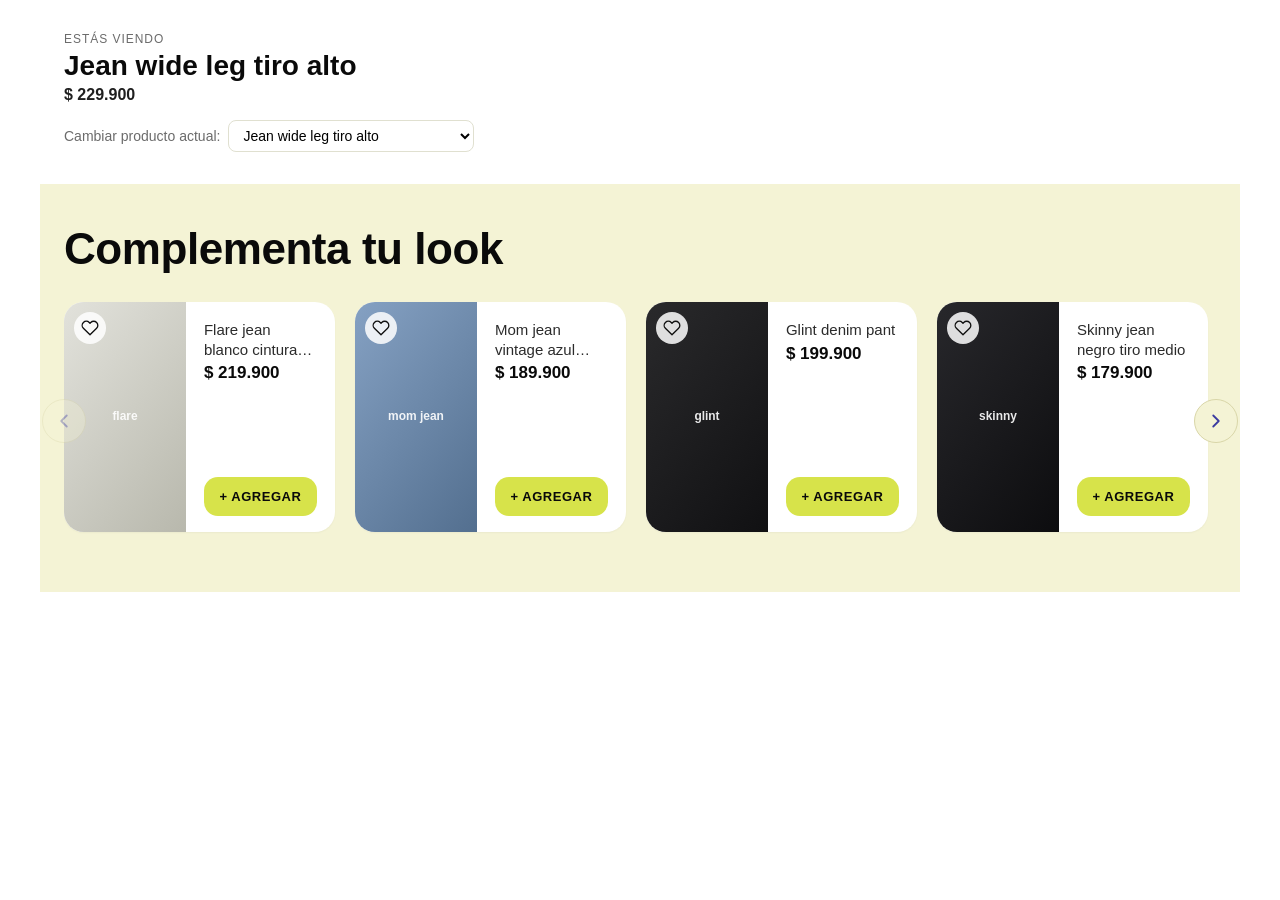
<file: index.html>
<!DOCTYPE html>
<html lang="es">
<head>
  <meta charset="UTF-8" />
  <meta name="viewport" content="width=device-width, initial-scale=1.0" />
  <title>LAL Jeans — Complementa tu look</title>
  <link rel="stylesheet" href="complementa-look.css" />
</head>
<body>
  <main class="page">
    <!-- Demo: simula la página de producto actual -->
    <section class="current-product" aria-label="Producto actual">
      <div class="current-product__info">
        <p class="current-product__eyebrow">Estás viendo</p>
        <h1 class="current-product__title" id="currentProductTitle">Jean wide leg tiro alto</h1>
        <p class="current-product__price" id="currentProductPrice">$229.900</p>
        <label class="current-product__switcher">
          Cambiar producto actual:
          <select id="currentProductSelect"></select>
        </label>
      </div>
    </section>

    <!-- Sección Complementa tu look -->
    <section
      class="complementa"
      aria-labelledby="complementaTitle"
      data-current-product-id=""
    >
      <div class="complementa__inner">
        <h2 id="complementaTitle" class="complementa__title">Complementa tu look</h2>

        <div class="complementa__carousel">
          <button
            class="complementa__nav complementa__nav--prev"
            type="button"
            aria-label="Ver productos anteriores"
          >
            <svg viewBox="0 0 24 24" aria-hidden="true">
              <path d="M15 6l-6 6 6 6" fill="none" stroke="currentColor" stroke-width="2" stroke-linecap="round" stroke-linejoin="round"/>
            </svg>
          </button>

          <ul class="complementa__track" id="complementaTrack" role="list">
            <!-- cards se inyectan con JS -->
          </ul>

          <button
            class="complementa__nav complementa__nav--next"
            type="button"
            aria-label="Ver más productos"
          >
            <svg viewBox="0 0 24 24" aria-hidden="true">
              <path d="M9 6l6 6-6 6" fill="none" stroke="currentColor" stroke-width="2" stroke-linecap="round" stroke-linejoin="round"/>
            </svg>
          </button>
        </div>
      </div>
    </section>
  </main>

  <script src="complementa-look.js"></script>
</body>
</html>
</file>
<file: complementa-look.css>
/* =========================================================
   LAL Jeans — Complementa tu look
   Tokens de marca
   ========================================================= */
:root {
  --lal-bg: #f4f3d5;          /* crema de fondo */
  --lal-surface: #ffffff;     /* tarjetas */
  --lal-ink: #0a0a0a;         /* titulares */
  --lal-text: #1f1f1f;
  --lal-muted: #6b6b6b;
  --lal-accent: #d7e34a;      /* lima/amarillo CTA */
  --lal-accent-hover: #c7d43a;
  --lal-nav: #3b3ba0;         /* flechas moradas */
  --lal-nav-ink: #3b3ba0;
  --lal-radius-card: 20px;
  --lal-radius-btn: 14px;
  --lal-shadow: 0 1px 2px rgba(0, 0, 0, 0.04);
  --lal-font: "Inter", "Helvetica Neue", Arial, sans-serif;
}

* { box-sizing: border-box; }

body {
  margin: 0;
  font-family: var(--lal-font);
  color: var(--lal-text);
  background: #fff;
}

.page { max-width: 1200px; margin: 0 auto; }

/* --- Demo del producto actual (sólo para pruebas) --- */
.current-product {
  padding: 32px 24px 8px;
}
.current-product__eyebrow {
  margin: 0 0 4px;
  font-size: 12px;
  letter-spacing: 0.08em;
  text-transform: uppercase;
  color: var(--lal-muted);
}
.current-product__title {
  margin: 0 0 4px;
  font-size: 28px;
  font-weight: 800;
  color: var(--lal-ink);
}
.current-product__price {
  margin: 0 0 16px;
  font-weight: 700;
}
.current-product__switcher {
  display: inline-flex;
  gap: 8px;
  align-items: center;
  font-size: 14px;
  color: var(--lal-muted);
}
.current-product__switcher select {
  padding: 6px 10px;
  border: 1px solid #e0e0d0;
  border-radius: 8px;
  background: #fff;
  font: inherit;
}

/* =========================================================
   Sección Complementa tu look
   ========================================================= */
.complementa {
  background: var(--lal-bg);
  padding: 40px 0 48px;
  margin-top: 24px;
}
.complementa__inner {
  max-width: 1200px;
  margin: 0 auto;
  padding: 0 24px;
  position: relative;
}
.complementa__title {
  margin: 0 0 24px;
  font-size: clamp(28px, 4vw, 44px);
  font-weight: 900;
  letter-spacing: -0.01em;
  color: var(--lal-ink);
}

/* Carrusel */
.complementa__carousel {
  position: relative;
}
.complementa__track {
  list-style: none;
  margin: 0;
  padding: 4px 4px 12px;
  display: flex;
  gap: 20px;
  overflow-x: auto;
  scroll-snap-type: x mandatory;
  scroll-behavior: smooth;
  scrollbar-width: none;
}
.complementa__track::-webkit-scrollbar { display: none; }

.card {
  flex: 0 0 calc(100% - 40px);
}
@media (min-width: 700px) {
  .card { flex: 0 0 calc((100% - 20px) / 2); }
}
@media (min-width: 1024px) {
  .card { flex: 0 0 calc((100% - 60px) / 4); }
}

/* Flechas */
.complementa__nav {
  position: absolute;
  top: 50%;
  transform: translateY(-50%);
  width: 44px;
  height: 44px;
  border-radius: 50%;
  border: 1px solid #d9d6a8;
  background: var(--lal-bg);
  color: var(--lal-nav-ink);
  display: grid;
  place-items: center;
  cursor: pointer;
  z-index: 2;
  transition: transform 0.15s ease, background 0.15s ease, opacity 0.2s ease;
}
.complementa__nav svg { width: 22px; height: 22px; }
.complementa__nav:hover { background: #fff; transform: translateY(-50%) scale(1.05); }
.complementa__nav:disabled { opacity: 0.35; cursor: not-allowed; }
.complementa__nav--prev { left: -8px; }
.complementa__nav--next { right: -8px; }
@media (min-width: 1024px) {
  .complementa__nav--prev { left: -22px; }
  .complementa__nav--next { right: -22px; }
}

/* =========================================================
   Tarjeta de producto
   ========================================================= */
.card {
  scroll-snap-align: start;
  background: var(--lal-surface);
  border-radius: var(--lal-radius-card);
  overflow: hidden;
  display: grid;
  grid-template-columns: 45% 1fr;
  min-height: 230px;
  box-shadow: var(--lal-shadow);
  min-width: 0;
}
.card__media {
  position: relative;
  background: #eee;
  overflow: hidden;
}
.card__img {
  width: 100%;
  height: 100%;
  object-fit: cover;
  display: block;
  transition: transform 0.4s ease;
}
.card:hover .card__img { transform: scale(1.03); }

.card__fav {
  position: absolute;
  top: 10px;
  left: 10px;
  width: 32px;
  height: 32px;
  border-radius: 50%;
  border: none;
  background: rgba(255, 255, 255, 0.85);
  display: grid;
  place-items: center;
  cursor: pointer;
  transition: background 0.15s ease;
}
.card__fav:hover { background: #fff; }
.card__fav svg { width: 18px; height: 18px; color: #111; }
.card__fav[aria-pressed="true"] svg { color: #e0245e; fill: #e0245e; }

.card__body {
  padding: 18px 18px 16px;
  display: flex;
  flex-direction: column;
  justify-content: space-between;
  gap: 12px;
}
.card__name {
  margin: 0;
  font-size: 15px;
  font-weight: 500;
  color: #2b2b2b;
  line-height: 1.3;
  display: -webkit-box;
  -webkit-line-clamp: 2;
  -webkit-box-orient: vertical;
  overflow: hidden;
}
.card__price {
  margin: 4px 0 0;
  font-size: 17px;
  font-weight: 800;
  color: var(--lal-ink);
}
.card__cta {
  border: none;
  background: var(--lal-accent);
  color: var(--lal-ink);
  font-weight: 700;
  font-size: 13px;
  letter-spacing: 0.04em;
  padding: 12px 14px;
  border-radius: var(--lal-radius-btn);
  cursor: pointer;
  display: inline-flex;
  gap: 6px;
  align-items: center;
  justify-content: center;
  transition: background 0.15s ease, transform 0.1s ease;
}
.card__cta:hover { background: var(--lal-accent-hover); }
.card__cta:active { transform: scale(0.98); }
.card__cta[aria-pressed="true"] {
  background: var(--lal-ink);
  color: var(--lal-accent);
}

/* Estado vacío */
.complementa__empty {
  grid-column: 1 / -1;
  text-align: center;
  padding: 40px 20px;
  color: var(--lal-muted);
  font-size: 14px;
}
</file>
